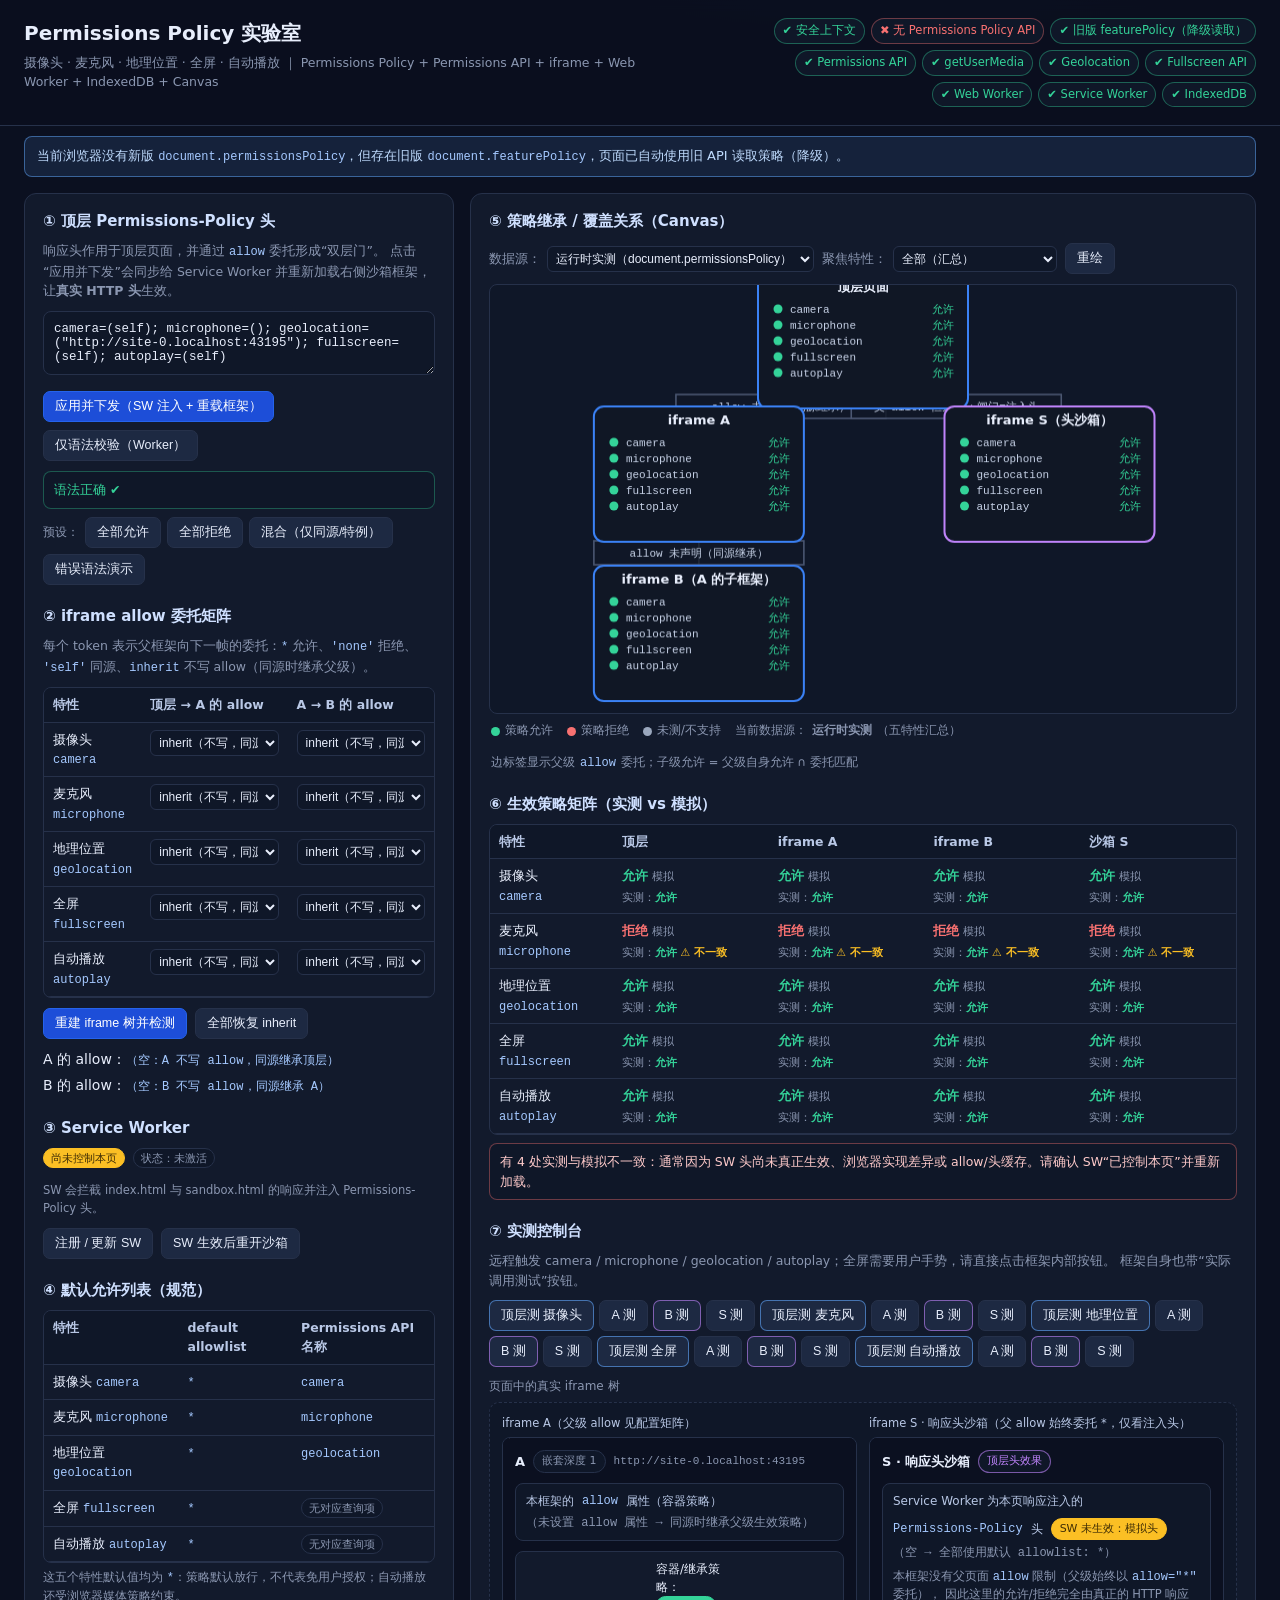
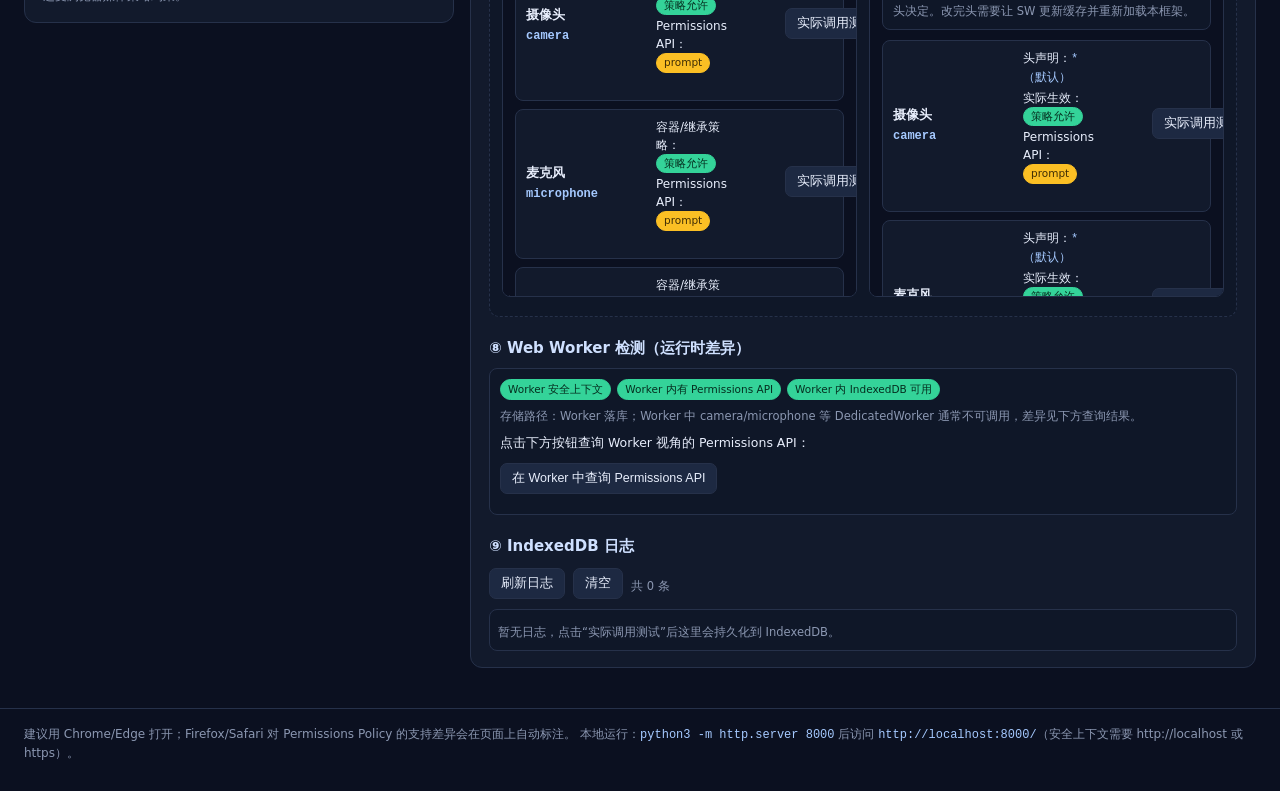
<file: index.html>
<!doctype html>
<html lang="zh-CN">
<head>
  <meta charset="utf-8" />
  <meta name="viewport" content="width=device-width, initial-scale=1" />
  <title>Permissions Policy 实验室：摄像头/麦克风/定位/全屏/自动播放</title>
  <link rel="stylesheet" href="css/style.css" />
</head>
<body>
  <header class="topbar">
    <div>
      <h1>Permissions Policy 实验室</h1>
      <p class="subtitle">摄像头 · 麦克风 · 地理位置 · 全屏 · 自动播放 ｜ Permissions Policy + Permissions API + iframe + Web Worker + IndexedDB + Canvas</p>
    </div>
    <div id="env-badges" class="env-badges"></div>
  </header>

  <div id="alert-zone" class="alert-zone" hidden></div>

  <main class="layout">
    <!-- 左栏：配置 -->
    <section class="panel panel-config">
      <h2>① 顶层 Permissions-Policy 头</h2>
      <p class="hint">
        响应头作用于顶层页面，并通过 <code>allow</code> 委托形成“双层门”。
        点击“应用并下发”会同步给 Service Worker 并重新加载右侧沙箱框架，让<strong>真实 HTTP 头</strong>生效。
      </p>
      <textarea id="header-input" class="header-input" spellcheck="false" rows="3"
        placeholder='camera=(self); microphone=(); geolocation=("https://example.com"); fullscreen=*; autoplay=(self)'></textarea>
      <div class="row gap">
        <button id="btn-apply" class="primary">应用并下发（SW 注入 + 重载框架）</button>
        <button id="btn-validate">仅语法校验（Worker）</button>
      </div>
      <div id="header-feedback" class="feedback"></div>
      <div class="presets">
        <span class="preset-label">预设：</span>
        <button data-preset="allAllow">全部允许</button>
        <button data-preset="allDeny">全部拒绝</button>
        <button data-preset="mixed">混合（仅同源/特例）</button>
        <button data-preset="broken">错误语法演示</button>
      </div>

      <h2>② iframe allow 委托矩阵</h2>
      <p class="hint">
        每个 token 表示父框架向下一帧的委托：<code>*</code> 允许、<code>'none'</code> 拒绝、
        <code>'self'</code> 同源、<code>inherit</code> 不写 allow（同源时继承父级）。
      </p>
      <div class="table-wrap">
        <table class="matrix" id="matrix-table">
          <thead>
            <tr>
              <th>特性</th>
              <th>顶层 → A 的 allow</th>
              <th>A → B 的 allow</th>
            </tr>
          </thead>
          <tbody></tbody>
        </table>
      </div>
      <div class="row gap">
        <button id="btn-reload-frames" class="primary">重建 iframe 树并检测</button>
        <button id="btn-reset-inherit">全部恢复 inherit</button>
      </div>
      <div class="allow-preview">
        <div>A 的 allow：<code id="allow-a-preview"></code></div>
        <div>B 的 allow：<code id="allow-b-preview"></code></div>
      </div>

      <h2>③ Service Worker</h2>
      <div id="sw-status" class="sw-status">检测中…</div>
      <div class="row gap">
        <button id="btn-sw-register">注册 / 更新 SW</button>
        <button id="btn-sw-reload">SW 生效后重开沙箱</button>
      </div>
      <p class="hint" id="sw-fallback-note" hidden>
        SW 不可用时：沙箱无法演示真实响应头，系统自动降级为“模拟继承 + 直接读取父页策略”，并在此提示。
      </p>

      <h2>④ 默认允许列表（规范）</h2>
      <div class="table-wrap">
        <table class="matrix default-table">
          <thead><tr><th>特性</th><th>default allowlist</th><th>Permissions API 名称</th></tr></thead>
          <tbody id="defaults-body"></tbody>
        </table>
      </div>
      <p class="tiny-note">
        这五个特性默认值均为 <code>*</code>：策略默认放行，不代表免用户授权；自动播放还受浏览器媒体策略约束。
      </p>
    </section>

    <!-- 中栏：可视化与运行时 -->
    <section class="panel panel-runtime">
      <h2>⑤ 策略继承 / 覆盖关系（Canvas）</h2>
      <div class="row gap baseline">
        <label class="inline">数据源：
          <select id="view-source">
            <option value="real">运行时实测（document.permissionsPolicy）</option>
            <option value="sim">静态模拟（解析头 + allow 推导）</option>
          </select>
        </label>
        <label class="inline">聚焦特性：
          <select id="view-feature">
            <option value="ALL">全部（汇总）</option>
          </select>
        </label>
        <button id="btn-canvas-refresh">重绘</button>
      </div>
      <canvas id="tree-canvas"></canvas>
      <div class="legend" id="canvas-legend"></div>

      <h2>⑥ 生效策略矩阵（实测 vs 模拟）</h2>
      <div class="table-wrap">
        <table class="matrix" id="effective-table">
          <thead>
            <tr><th>特性</th><th>顶层</th><th>iframe A</th><th>iframe B</th><th>沙箱 S</th></tr>
          </thead>
          <tbody></tbody>
        </table>
      </div>
      <div id="discrepancy-note" class="feedback"></div>

      <h2>⑦ 实测控制台</h2>
      <p class="hint">
        远程触发 camera / microphone / geolocation / autoplay；全屏需要用户手势，请直接点击框架内部按钮。
        框架自身也带“实际调用测试”按钮。
      </p>
      <div class="test-bar" id="test-bar"></div>
      <div class="frame-stage-wrap">
        <div class="frame-stage-label">页面中的真实 iframe 树</div>
        <div id="frame-stage" class="frame-stage"></div>
      </div>

      <h2>⑧ Web Worker 检测（运行时差异）</h2>
      <div id="worker-panel" class="worker-panel">等待 Worker 启动…</div>

      <h2>⑨ IndexedDB 日志</h2>
      <div class="row gap">
        <button id="btn-refresh-logs">刷新日志</button>
        <button id="btn-clear-logs">清空</button>
        <span id="log-count" class="tiny-note"></span>
      </div>
      <div id="log-list" class="log-list"></div>
    </section>
  </main>

  <footer class="footer">
    建议用 Chrome/Edge 打开；Firefox/Safari 对 Permissions Policy 的支持差异会在页面上自动标注。
    本地运行：<code>python3 -m http.server 8000</code> 后访问 <code>http://localhost:8000/</code>（安全上下文需要 http://localhost 或 https）。
  </footer>

  <script type="module" src="js/app.js"></script>
</body>
</html>
</file>
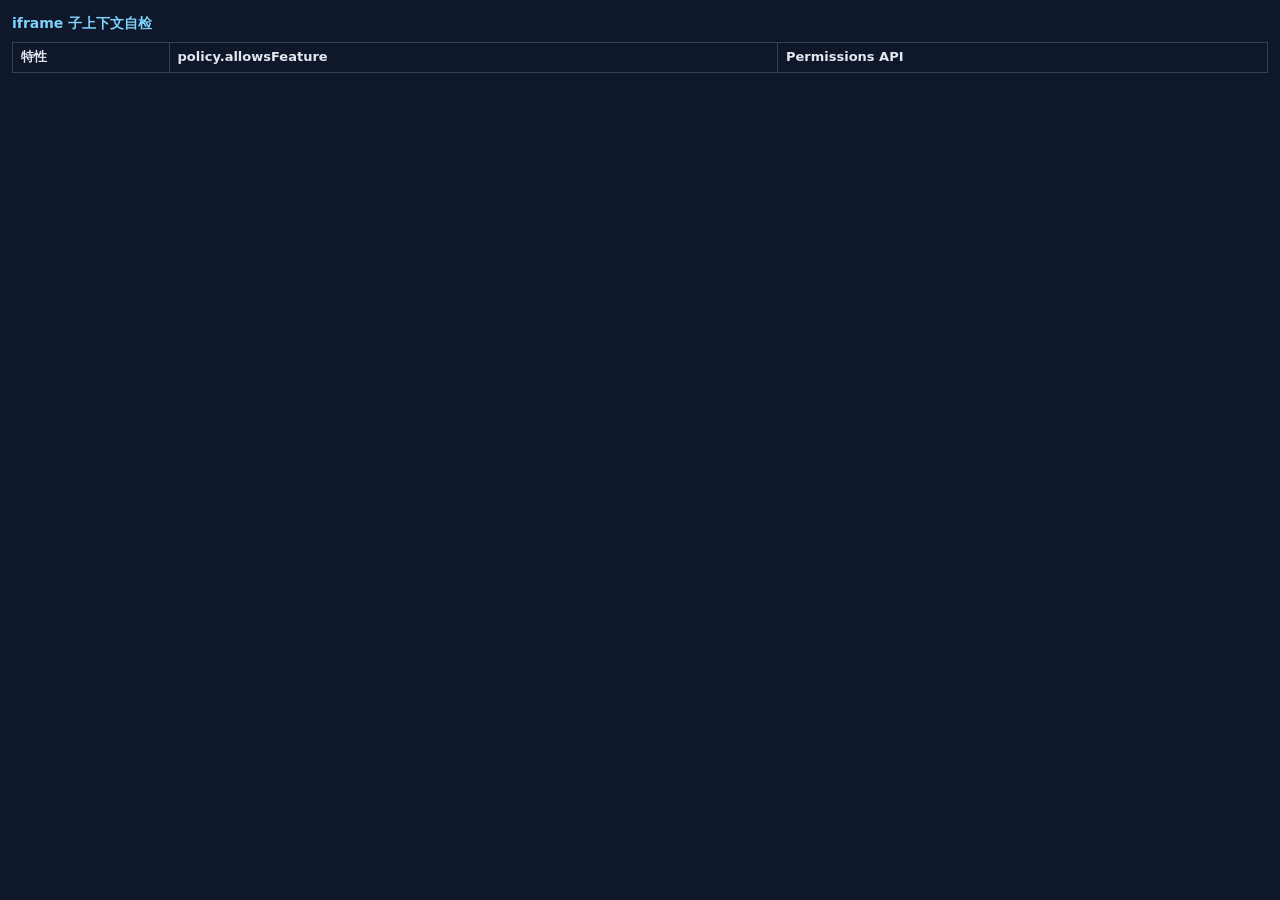
<file: child.html>
<!DOCTYPE html>
<html lang="zh-CN">
<head>
<meta charset="utf-8">
<title>iframe 子页面</title>
<style>
  body { font: 13px/1.6 system-ui, sans-serif; margin: 0; padding: 12px; background: #0f172a; color: #e2e8f0; }
  h3 { margin: 0 0 8px; font-size: 14px; color: #7dd3fc; }
  table { border-collapse: collapse; width: 100%; }
  td, th { border: 1px solid #334155; padding: 4px 8px; text-align: left; }
  .ok { color: #4ade80; } .no { color: #f87171; } .warn { color: #fbbf24; }
  #origin { word-break: break-all; color: #94a3b8; }
</style>
</head>
<body>
<h3>iframe 子上下文自检</h3>
<div id="origin"></div>
<table>
  <thead><tr><th>特性</th><th>policy.allowsFeature</th><th>Permissions API</th></tr></thead>
  <tbody id="rows"></tbody>
</table>
<script src="js/policy.js"></script>
<script>
(function () {
  'use strict';
  const features = PolicyKit.KNOWN_FEATURES;
  const policy = document.permissionsPolicy || document.featurePolicy || null;
  document.getElementById('origin').textContent =
    'origin: ' + location.origin + ' ｜ permissionsPolicy: ' + (policy ? '✓' : '✗（降级）');

  const rows = document.getElementById('rows');
  const report = { type: 'child-report', origin: location.origin, hasPolicy: !!policy, features: {} };

  features.forEach(async function (f) {
    let allows = null;
    if (policy && typeof policy.allowsFeature === 'function') {
      try { allows = policy.allowsFeature(f); } catch (e) { allows = 'error: ' + e.message; }
    }
    let permState = 'n/a';
    const apiName = PolicyKit.FEATURES[f].permissionsApiName;
    if (apiName && navigator.permissions && navigator.permissions.query) {
      try { permState = (await navigator.permissions.query({ name: apiName })).state; }
      catch (e) { permState = 'unsupported'; }
    }
    report.features[f] = { allows: allows, permState: permState };
    const tr = document.createElement('tr');
    tr.innerHTML = '<td>' + f + '</td><td class="' + (allows === true ? 'ok' : allows === false ? 'no' : 'warn') + '">' +
      String(allows) + '</td><td>' + permState + '</td>';
    rows.appendChild(tr);
    parent.postMessage(report, '*');
  });
})();
</script>
</body>
</html>
</file>
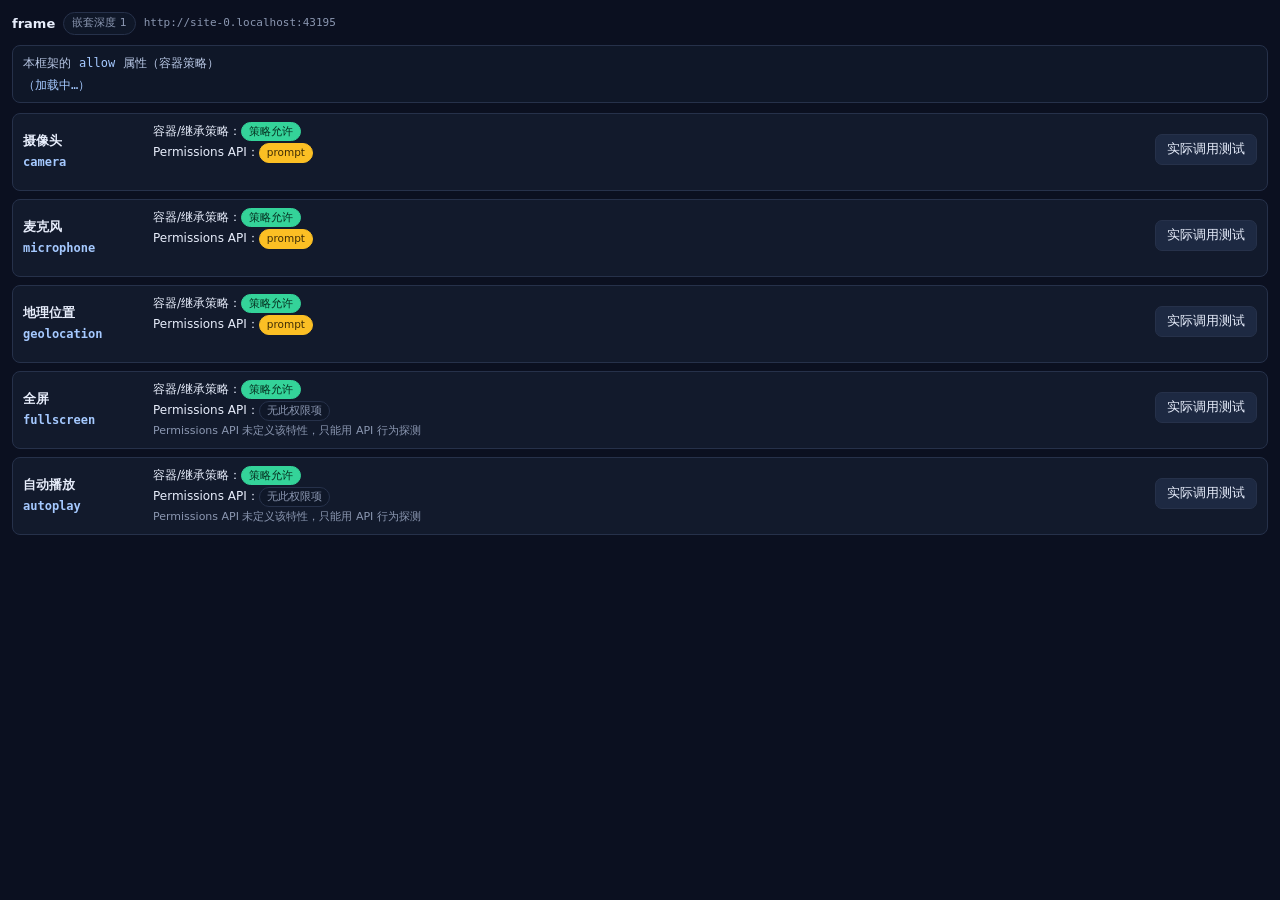
<file: frame.html>
<!doctype html>
<html lang="zh-CN">
<head>
  <meta charset="utf-8" />
  <meta name="viewport" content="width=device-width, initial-scale=1" />
  <title>嵌套框架 · Permissions Policy 演示</title>
  <link rel="stylesheet" href="css/style.css" />
</head>
<body class="frame-body">
  <header class="frame-header">
    <strong id="frame-id">框架</strong>
    <span id="frame-depth" class="badge"></span>
    <span id="frame-origin" class="frame-origin"></span>
  </header>

  <section class="frame-allow">
    <div class="frame-allow-title">本框架的 <code>allow</code> 属性（容器策略）</div>
    <code id="frame-allow-text" class="allow-code">（加载中…）</code>
  </section>

  <section class="frame-grid" id="feature-grid"></section>

  <section id="child-slot-wrap" class="child-slot-wrap" hidden>
    <div class="child-slot-title">嵌套子框架（父级生效策略继续向下委托的“第二道闸”）</div>
    <div id="child-slot"></div>
  </section>

  <script type="module" src="js/frame.js"></script>
</body>
</html>
</file>
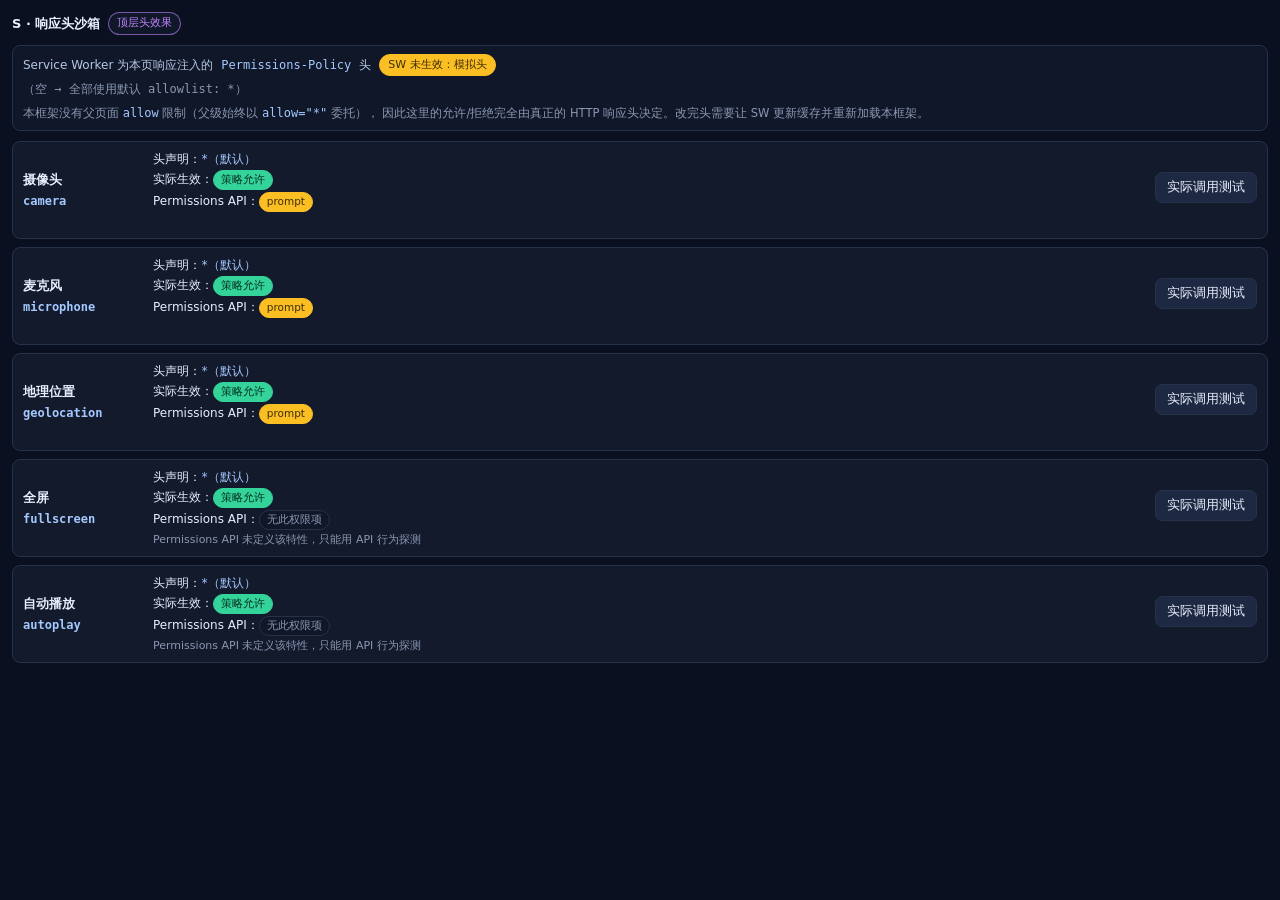
<file: sandbox.html>
<!doctype html>
<html lang="zh-CN">
<head>
  <meta charset="utf-8" />
  <meta name="viewport" content="width=device-width, initial-scale=1" />
  <title>SW 注入头沙箱 · Permissions Policy 演示</title>
  <link rel="stylesheet" href="css/style.css" />
</head>
<body class="frame-body sandbox-body">
  <header class="frame-header">
    <strong>S · 响应头沙箱</strong>
    <span class="badge badge-special">顶层头效果</span>
  </header>

  <section class="frame-allow">
    <div class="frame-allow-title">
      Service Worker 为本页响应注入的 <code>Permissions-Policy</code> 头
      <span id="sw-state" class="badge"></span>
    </div>
    <code id="injected-header" class="allow-code">（等待读取…）</code>
    <p class="tiny-note">
      本框架没有父页面 <code>allow</code> 限制（父级始终以 <code>allow="*"</code> 委托），
      因此这里的允许/拒绝完全由真正的 HTTP 响应头决定。改完头需要让 SW 更新缓存并重新加载本框架。
    </p>
  </section>

  <section class="frame-grid" id="feature-grid"></section>

  <script type="module" src="js/sandbox.js"></script>
</body>
</html>
</file>
<file: css/style.css>
:root {
  --bg: #0b1020;
  --panel: #121a2c;
  --panel-2: #0f1728;
  --border: #26314a;
  --text: #e8eefc;
  --muted: #8b97b1;
  --allow: #34d399;
  --deny: #f87171;
  --warn: #fbbf24;
  --accent: #60a5fa;
  --purple: #c084fc;
}

* { box-sizing: border-box; }
html, body { margin: 0; padding: 0; }
body {
  background: radial-gradient(1200px 500px at 70% -10%, #16233f 0%, var(--bg) 55%);
  color: var(--text);
  font: 14px/1.55 system-ui, -apple-system, "Segoe UI", "PingFang SC", "Microsoft YaHei", sans-serif;
}

code { font-family: ui-monospace, SFMono-Regular, Menlo, Consolas, monospace; font-size: 12px; color: #a5c9ff; }

.topbar {
  display: flex; justify-content: space-between; gap: 20px; align-items: flex-start;
  padding: 18px 24px; border-bottom: 1px solid var(--border);
  background: rgba(10,15,30,.7); position: sticky; top: 0; z-index: 20; backdrop-filter: blur(6px);
}
.topbar h1 { margin: 0 0 4px; font-size: 20px; }
.subtitle { margin: 0; color: var(--muted); font-size: 12.5px; }
.env-badges { display: flex; flex-wrap: wrap; gap: 6px; max-width: 46%; justify-content: flex-end; }
.env-badge {
  font-size: 11.5px; padding: 3px 8px; border-radius: 999px; border: 1px solid var(--border);
  background: var(--panel-2); white-space: nowrap;
}
.env-badge.ok { color: var(--allow); border-color: rgba(52,211,153,.4); }
.env-badge.bad { color: var(--deny); border-color: rgba(248,113,113,.4); }

.alert-zone { padding: 10px 24px 0; display: flex; flex-direction: column; gap: 8px; }
.alert {
  border-radius: 8px; padding: 9px 12px; font-size: 13px; border: 1px solid;
}
.alert-warn { background: rgba(251,191,36,.12); border-color: rgba(251,191,36,.5); color: #fde68a; }
.alert-error { background: rgba(248,113,113,.12); border-color: rgba(248,113,113,.5); color: #fecaca; }
.alert-info { background: rgba(96,165,250,.12); border-color: rgba(96,165,250,.5); color: #bfdbfe; }
.toast { animation: fadeIn .2s ease; }
@keyframes fadeIn { from { opacity: 0; transform: translateY(-4px); } to { opacity: 1; } }

.layout {
  display: grid; grid-template-columns: minmax(340px, 430px) 1fr; gap: 16px;
  padding: 16px 24px 40px; align-items: start;
}
.panel {
  background: var(--panel); border: 1px solid var(--border); border-radius: 12px;
  padding: 16px 18px;
}
.panel-runtime { min-width: 0; }
h2 { font-size: 15px; margin: 20px 0 8px; color: #cfe0ff; }
h2:first-child { margin-top: 0; }
.hint { color: var(--muted); font-size: 12.5px; margin: 0 0 10px; }
.tiny-note { color: var(--muted); font-size: 11.5px; margin: 6px 0 0; }

.header-input {
  width: 100%; resize: vertical; background: var(--panel-2); color: var(--text);
  border: 1px solid var(--border); border-radius: 8px; padding: 10px;
  font: 12.5px ui-monospace, monospace;
}
.header-input:focus { outline: 1px solid var(--accent); }

.row { display: flex; flex-wrap: wrap; align-items: center; margin: 10px 0; }
.row.gap { gap: 8px; }
button {
  background: #1d2942; color: var(--text); border: 1px solid var(--border);
  border-radius: 7px; padding: 6px 11px; font-size: 12.5px; cursor: pointer;
}
button:hover { border-color: var(--accent); color: #dbeafe; }
button.primary { background: #1d4ed8; border-color: #2563eb; color: #fff; }
button.primary:hover { background: #2563eb; }

.presets { display: flex; flex-wrap: wrap; gap: 6px; align-items: center; margin-top: 8px; }
.preset-label { color: var(--muted); font-size: 12px; }

.feedback { margin-top: 8px; font-size: 12.5px; border-radius: 8px; padding: 8px 10px; background: var(--panel-2); border: 1px solid var(--border); white-space: pre-wrap; }
.feedback.ok { color: var(--allow); border-color: rgba(52,211,153,.35); }
.feedback.bad { color: #fecaca; border-color: rgba(248,113,113,.4); }

.table-wrap { overflow-x: auto; border: 1px solid var(--border); border-radius: 8px; }
table.matrix { border-collapse: collapse; width: 100%; font-size: 12.5px; }
table.matrix th, table.matrix td { border-bottom: 1px solid var(--border); padding: 7px 9px; text-align: left; vertical-align: top; }
table.matrix th { background: var(--panel-2); color: #b9c8e6; position: sticky; top: 0; }
table.matrix select {
  width: 100%; background: var(--panel-2); color: var(--text);
  border: 1px solid var(--border); border-radius: 6px; padding: 4px; font-size: 12px;
}
.allow-preview { margin-top: 8px; display: flex; flex-direction: column; gap: 4px; }
.allow-preview code { word-break: break-all; }

.sw-status { font-size: 12.5px; margin: 6px 0; display: flex; gap: 8px; flex-wrap: wrap; align-items: center; }

.inline { font-size: 12.5px; color: var(--muted); display: inline-flex; align-items: center; gap: 6px; }
.inline select, .baseline select {
  background: var(--panel-2); color: var(--text); border: 1px solid var(--border);
  border-radius: 6px; padding: 4px; font-size: 12px;
}
.baseline { gap: 12px; }

#tree-canvas { width: 100%; height: 430px; display: block; background: var(--panel-2); border: 1px solid var(--border); border-radius: 8px; margin-top: 8px; }
.legend { display: flex; flex-wrap: wrap; gap: 14px; margin: 8px 2px; font-size: 11.5px; color: var(--muted); align-items: center; }
.legend-item { display: inline-flex; align-items: center; gap: 5px; }
.dot { width: 9px; height: 9px; border-radius: 50%; display: inline-block; }
.dot-allow { background: var(--allow); }
.dot-deny { background: var(--deny); }
.dot-na { background: #9aa7bd; }

.cell-allow { color: var(--allow); font-weight: 600; }
.cell-deny { color: var(--deny); font-weight: 600; }
.cell-na { color: var(--muted); }
.sim-tag, .real-line { font-size: 11px; color: var(--muted); }
.real-line { margin-top: 3px; }
.mismatch { color: var(--warn); font-weight: 700; }

.test-bar { display: flex; flex-wrap: wrap; gap: 5px; margin-bottom: 10px; }
.test-bar button:nth-child(4n+1) { border-color: rgba(96,165,250,.6); }
.test-bar button:nth-child(4n+3) { border-color: rgba(192,132,252,.6); }

.frame-stage {
  display: flex; gap: 12px; flex-wrap: wrap; align-items: flex-start;
  border: 1px dashed var(--border); border-radius: 10px; padding: 12px; background: var(--panel-2);
}
.frame-stage-label { color: var(--muted); font-size: 12px; margin-bottom: 6px; }
.frame-box { flex: 1 1 340px; min-width: 300px; }
.sandbox-box { flex-basis: 340px; }
.frame-label { font-size: 11.5px; color: #b9c8e6; margin-bottom: 5px; }
.frame {
  width: 100%; height: 460px; border: 1px solid var(--border); border-radius: 8px; background: #0a1020;
}

.worker-panel { font-size: 12.5px; background: var(--panel-2); border: 1px solid var(--border); border-radius: 8px; padding: 10px; }
.worker-badges { display: flex; flex-wrap: wrap; gap: 6px; margin-bottom: 8px; }
.worker-perm-results { margin: 8px 0; display: flex; flex-direction: column; gap: 4px; }

.log-list {
  margin-top: 8px; max-height: 260px; overflow-y: auto; display: flex; flex-direction: column; gap: 5px;
  border: 1px solid var(--border); border-radius: 8px; padding: 8px; background: var(--panel-2);
}
.log-line { display: flex; gap: 8px; align-items: baseline; font-size: 12px; flex-wrap: wrap; }
.log-ts { color: var(--muted); font-family: ui-monospace, monospace; }
.log-msg { color: #c4d0e8; }

.footer { padding: 16px 24px 32px; color: var(--muted); font-size: 12px; border-top: 1px solid var(--border); }

/* ---------- 框架内部页面 ---------- */
.frame-body {
  background: var(--bg); color: var(--text); font: 13px/1.5 system-ui, "PingFang SC", "Microsoft YaHei", sans-serif;
  margin: 0; padding: 12px;
}
.frame-header { display: flex; gap: 8px; align-items: center; margin-bottom: 10px; flex-wrap: wrap; }
.badge {
  font-size: 11px; padding: 2px 8px; border-radius: 999px; border: 1px solid var(--border);
  background: var(--panel-2); color: var(--muted);
}
.badge-special { border-color: rgba(192,132,252,.6); color: var(--purple); }
.frame-origin { color: var(--muted); font-size: 11px; font-family: ui-monospace, monospace; }

.frame-allow {
  background: var(--panel-2); border: 1px solid var(--border); border-radius: 8px;
  padding: 8px 10px; margin-bottom: 10px;
}
.frame-allow-title { font-size: 12px; color: #b9c8e6; margin-bottom: 4px; display: flex; gap: 8px; align-items: center; flex-wrap: wrap; }
.allow-code { display: block; word-break: break-all; }
.muted { color: var(--muted); }

.frame-grid { display: flex; flex-direction: column; gap: 8px; }
.feature-row {
  display: grid; grid-template-columns: 120px 1fr auto; gap: 10px; align-items: center;
  background: var(--panel); border: 1px solid var(--border); border-radius: 8px; padding: 8px 10px;
}
.feature-name { font-weight: 600; font-size: 12.5px; display: flex; flex-direction: column; gap: 2px; }
.feature-cells { display: flex; flex-direction: column; gap: 2px; font-size: 12px; }
.feature-note { color: var(--muted); font-size: 11px; }
.feature-actions { display: flex; flex-direction: column; gap: 5px; align-items: flex-end; min-width: 150px; }
.feature-actions button { white-space: nowrap; }
.test-out { font-size: 11px; max-width: 240px; text-align: right; }
.test-out.ok { color: var(--allow); }
.test-out.deny { color: var(--deny); }
.test-out.warn { color: var(--warn); }

.tag {
  display: inline-block; font-size: 10.5px; padding: 1px 7px; border-radius: 999px;
  border: 1px solid var(--border); background: var(--panel-2); color: var(--muted); white-space: nowrap;
}
.tag-allow { color: #052e1f; background: var(--allow); border-color: var(--allow); }
.tag-deny { color: #3b0d0d; background: var(--deny); border-color: var(--deny); }
.tag-warn { color: #3f2d05; background: var(--warn); border-color: var(--warn); }
.tag-na { color: var(--muted); }
.tag-unknown { color: #fde68a; border-color: rgba(251,191,36,.5); }

.child-slot-wrap { margin-top: 12px; }
.child-slot-title { font-size: 12px; color: #b9c8e6; margin-bottom: 6px; }
.nested-frame { width: 100%; height: 430px; border: 1px dashed #4b5772; border-radius: 8px; background: #0a1020; }

@media (max-width: 1000px) {
  .layout { grid-template-columns: 1fr; }
  .env-badges { max-width: 100%; justify-content: flex-start; }
}
</file>
